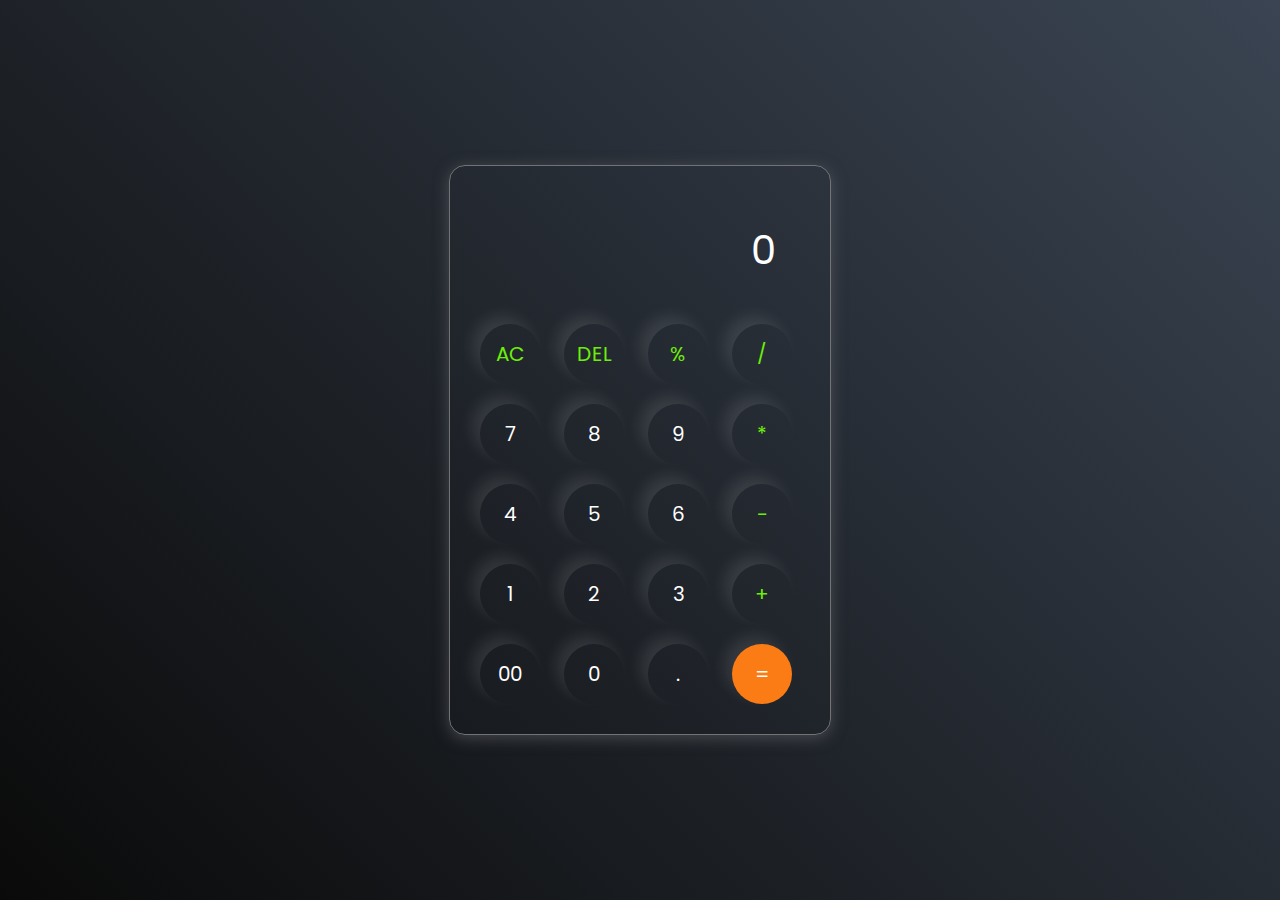
<file: Level3/index.html>
<!DOCTYPE html>
<html lang="en">
  <head>
    <meta charset="UTF-8" />
    <meta http-equiv="X-UA-Compatible" content="IE=edge" />
    <meta name="viewport" content="width=device-width, initial-scale=1.0" />
    <link rel="stylesheet" href="style.css" />
    <title>Calculator - By Code Traversal</title>
  </head>
  <body>
    <div class="container">
      <div class="calculator">
        <input type="text" id="inputBox" placeholder="0" />
        <div>
          <button class="button operator">AC</button>
          <button class="button operator">DEL</button>
          <button class="button operator">%</button>
          <button class="button operator">/</button>
        </div>
        <div>
          <button class="button">7</button>
          <button class="button">8</button>
          <button class="button">9</button>
          <button class="button operator">*</button>
        </div>
        <div>
          <button class="button">4</button>
          <button class="button">5</button>
          <button class="button">6</button>
          <button class="button operator">-</button>
        </div>
        <div>
          <button class="button">1</button>
          <button class="button">2</button>
          <button class="button">3</button>
          <button class="button operator">+</button>
        </div>

        <div>
          <button class="button">00</button>
          <button class="button">0</button>
          <button class="button">.</button>
          <button class="button equalBtn">=</button>
        </div>
      </div>
    </div>

    <script src="script.js"></script>
  </body>
</html>
</file>
<file: Level3/style.css>
@import url('https://fonts.googleapis.com/css2?family=Poppins:wght@500&display=swap');

*{
    margin: 0;
    padding: 0;
    box-sizing: border-box;
    font-family: 'Poppins', sans-serif;
}

body{
    width: 100%;
    height: 100vh;
    display: flex;
    justify-content: center;
    align-items: center;
    background: linear-gradient(45deg, #0a0a0a, #3a4452);
}

.calculator{
    border: 1px solid #717377;
    padding: 20px;
    border-radius: 16px;
    background: transparent;
    box-shadow: 0px 3px 15px rgba(113, 115, 119, 0.5);

}

input{
    width: 320px;
    border: none;
    padding: 24px;
    margin: 10px;
    background: transparent;
    box-shadow: 0px 3px 15px rgbs(84, 84, 84, 0.1);
    font-size: 40px;
    text-align: right;
    cursor: pointer;
    color: #ffffff;
}

input::placeholder{
    color: #ffffff;
}

button{
    border: none;
    width: 60px;
    height: 60px;
    margin: 10px;
    border-radius: 50%;
    background: transparent;
    color: #ffffff;
    font-size: 20px;
    box-shadow: -8px -8px 15px rgba(255, 255, 255, 0.1);
    cursor: pointer;
}

.equalBtn{
    background-color: #fb7c14;
}

.operator{
    color: #6dee0a;
}
</file>
